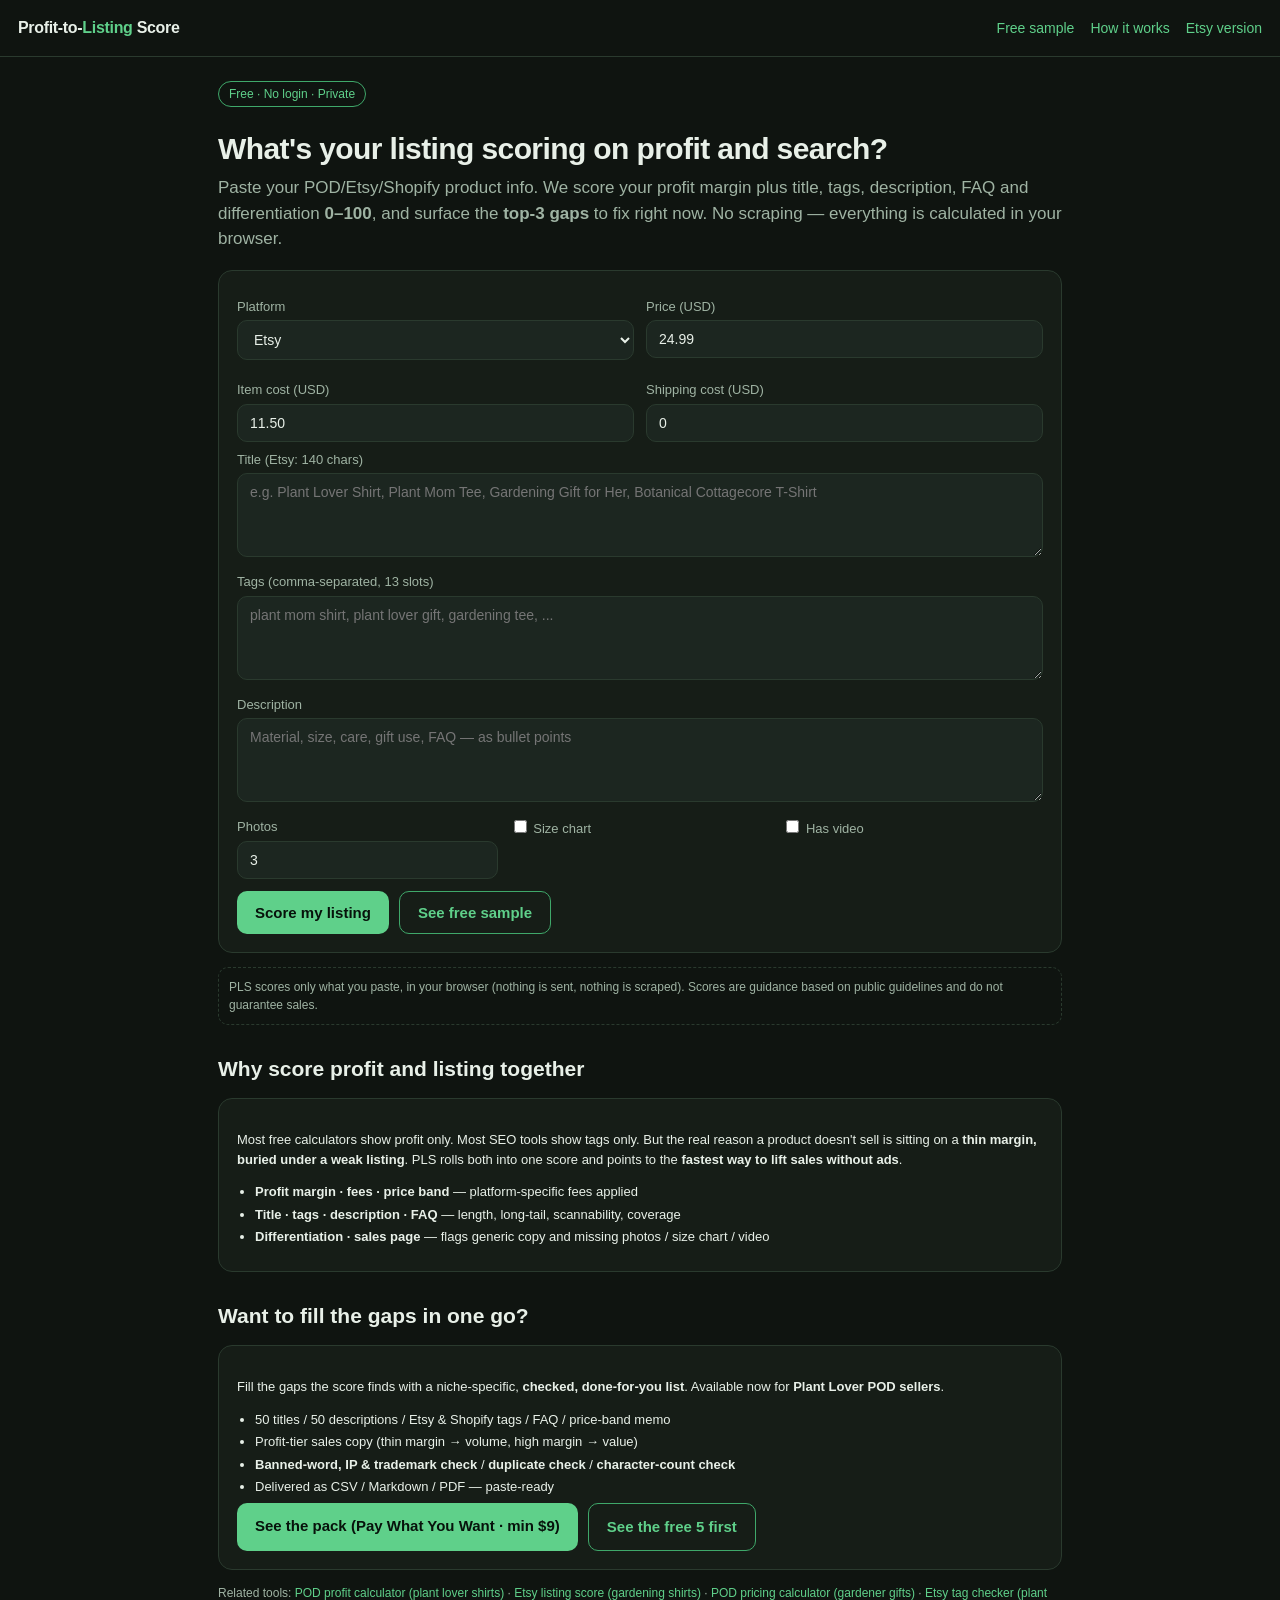
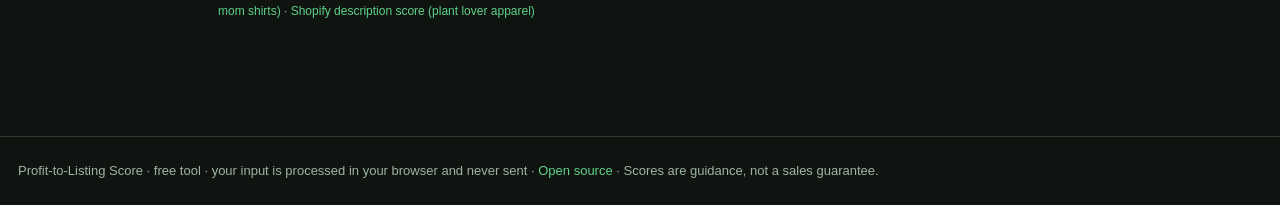
<file: index.html>
<!doctype html>
<html lang="en">
<head>
<meta charset="utf-8">
<meta name="viewport" content="width=device-width,initial-scale=1">
<title>Profit-to-Listing Score — Free POD Profit + Listing Scorer (Etsy & Shopify)</title>
<meta name="description" content="Free tool for POD/Etsy/Shopify sellers. Score your listing's profit margin plus title, tags, description, FAQ and differentiation 0–100, and see the top-3 gaps to fix. Nothing leaves your browser, no login.">
<link rel="canonical" href="https://plant-listing.ycdit.workers.dev/">
<meta property="og:title" content="Profit-to-Listing Score (PLS)">
<meta property="og:description" content="Score your listing's profit and SEO on one screen. Free, private, no login.">
<meta property="og:type" content="website">
<link rel="stylesheet" href="styles.css">
<script type="application/ld+json">
{"@context":"https://schema.org","@type":"WebApplication","name":"Profit-to-Listing Score","applicationCategory":"BusinessApplication","operatingSystem":"Web","offers":{"@type":"Offer","price":"0","priceCurrency":"USD"},"description":"Free profit + listing scoring tool for POD/Etsy/Shopify sellers."}
</script>
</head>
<body>
<header class="site">
  <div class="logo">Profit-to-<span>Listing</span> Score</div>
  <nav>
    <a href="sample.html">Free sample</a>
    <a href="#how">How it works</a>
    <a href="pages/etsy-listing-score-gardening-shirts.html">Etsy version</a>
  </nav>
</header>
<div class="wrap">
  <span class="badge">Free · No login · Private</span>
  <h1>What's your listing scoring on profit and search?</h1>
  <p class="lede">Paste your POD/Etsy/Shopify product info. We score your profit margin plus title, tags, description, FAQ and differentiation <b>0–100</b>, and surface the <b>top-3 gaps</b> to fix right now. No scraping — everything is calculated in your browser.</p>

  <div id="pls-app"
       data-keyword="plant lover apparel"
       data-platform="etsy"
       data-pack-url="https://ycdit.gumroad.com/l/yfrplc"
       data-sample-url="sample.html"></div>

  <h2 id="how">Why score profit and listing together</h2>
  <div class="card">
    <p class="small">Most free calculators show profit only. Most SEO tools show tags only. But the real reason a product doesn't sell is sitting on a <b>thin margin, buried under a weak listing</b>. PLS rolls both into one score and points to the <b>fastest way to lift sales without ads</b>.</p>
    <ul class="tight small">
      <li><b>Profit margin · fees · price band</b> — platform-specific fees applied</li>
      <li><b>Title · tags · description · FAQ</b> — length, long-tail, scannability, coverage</li>
      <li><b>Differentiation · sales page</b> — flags generic copy and missing photos / size chart / video</li>
    </ul>
  </div>

  <h2>Want to fill the gaps in one go?</h2>
  <div class="card">
    <p class="small">Fill the gaps the score finds with a niche-specific, <b>checked, done-for-you list</b>. Available now for <b>Plant Lover POD sellers</b>.</p>
    <ul class="tight small">
      <li>50 titles / 50 descriptions / Etsy &amp; Shopify tags / FAQ / price-band memo</li>
      <li>Profit-tier sales copy (thin margin → volume, high margin → value)</li>
      <li><b>Banned-word, IP &amp; trademark check</b> / <b>duplicate check</b> / <b>character-count check</b></li>
      <li>Delivered as CSV / Markdown / PDF — paste-ready</li>
    </ul>
    <div class="row"><a class="btn" href="https://ycdit.gumroad.com/l/yfrplc" onclick="window.plsAnalytics&&window.plsAnalytics('gumroad_click_home')">See the pack (Pay What You Want · min $9)</a>
      <a class="btn secondary" href="sample.html">See the free 5 first</a></div>
  </div>

  <p class="note">Related tools:
    <a href="pages/pod-profit-calculator-plant-lover-shirts.html">POD profit calculator (plant lover shirts)</a> ·
    <a href="pages/etsy-listing-score-gardening-shirts.html">Etsy listing score (gardening shirts)</a> ·
    <a href="pages/pod-pricing-calculator-gardener-gifts.html">POD pricing calculator (gardener gifts)</a> ·
    <a href="pages/etsy-tag-checker-plant-mom-shirts.html">Etsy tag checker (plant mom shirts)</a> ·
    <a href="pages/shopify-product-description-score-plant-lover-apparel.html">Shopify description score (plant lover apparel)</a>
  </p>
</div>
<footer class="site">
  Profit-to-Listing Score · free tool · your input is processed in your browser and never sent ·
  <a href="https://github.com/">Open source</a> · Scores are guidance, not a sales guarantee.
<!-- ANALYTICS (optional): uncomment next line and set YOURCODE. Events: tool_run / sample_click / gumroad_click_* -->
<!-- <script data-goatcounter="https://YOURCODE.goatcounter.com/count" async src="//gc.zgo.at/count.js"></script> -->
<script>window.plsAnalytics=function(n){ if(window.goatcounter&&window.goatcounter.count) window.goatcounter.count({path:'evt-'+n,event:true}); };</script>
<script src="tool.js"></script>
</footer>
</body>
</html>
</file>
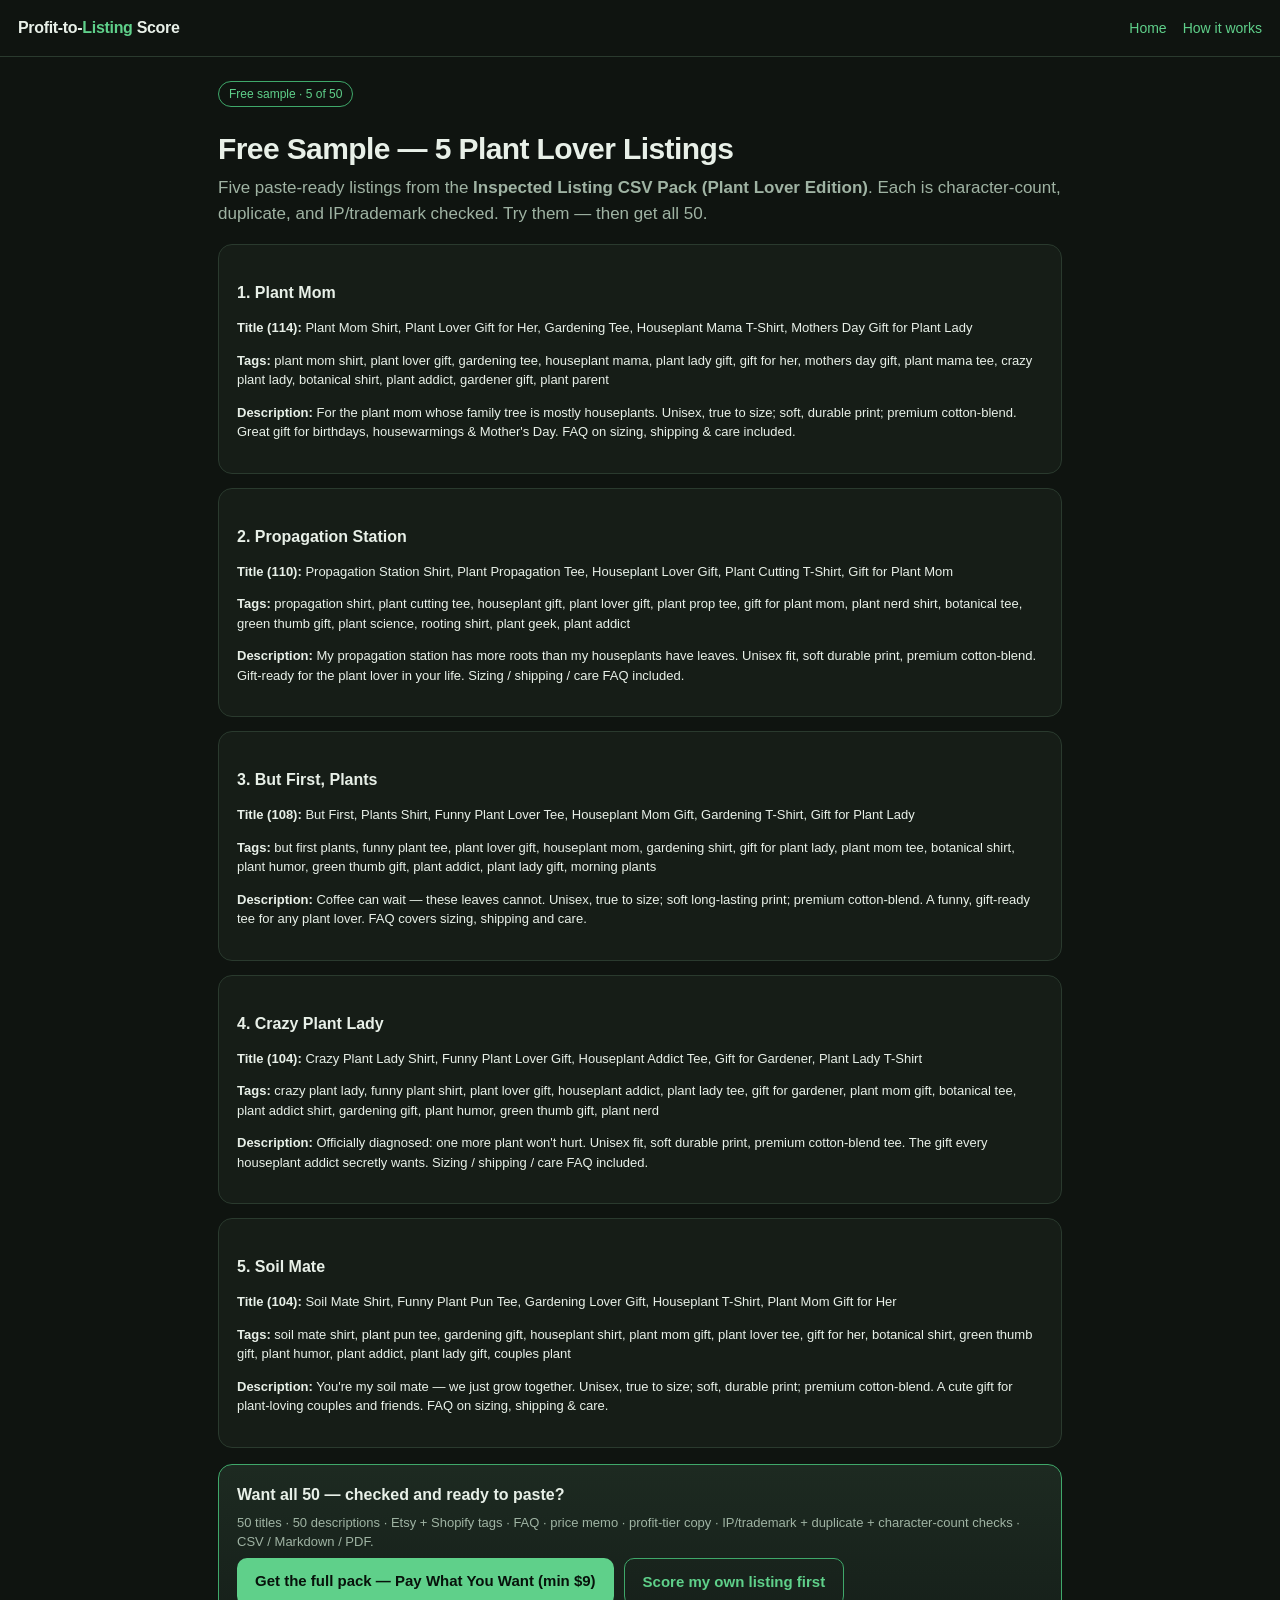
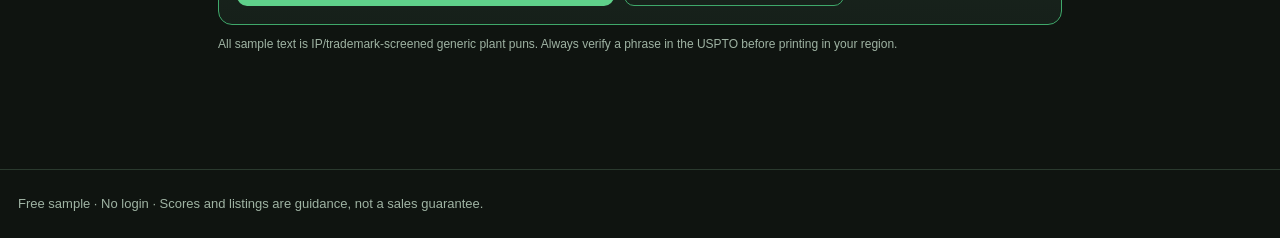
<file: sample.html>
<!doctype html>
<html lang="en">
<head>
<meta charset="utf-8">
<meta name="viewport" content="width=device-width,initial-scale=1">
<title>Free Sample: 5 Plant Lover Etsy Listings (Title, Tags, Description)</title>
<meta name="description" content="Free sample of 5 paste-ready plant-lover apparel Etsy listings — titles, 13 tags, and full descriptions. Try them, then get all 50 checked listings.">
<link rel="canonical" href="https://plant-listing.ycdit.workers.dev/sample.html">
<link rel="stylesheet" href="styles.css">
</head>
<body>
<header class="site"><div class="logo">Profit-to-<span>Listing</span> Score</div>
<nav><a href="index.html">Home</a><a href="index.html#how">How it works</a></nav></header>
<div class="wrap">
  <span class="badge">Free sample · 5 of 50</span>
  <h1>Free Sample — 5 Plant Lover Listings</h1>
  <p class="lede">Five paste-ready listings from the <b>Inspected Listing CSV Pack (Plant Lover Edition)</b>. Each is character-count, duplicate, and IP/trademark checked. Try them — then get all 50.</p>

  <div class="card"><h3>1. Plant Mom</h3>
    <p class="small"><b>Title (114):</b> Plant Mom Shirt, Plant Lover Gift for Her, Gardening Tee, Houseplant Mama T-Shirt, Mothers Day Gift for Plant Lady</p>
    <p class="small"><b>Tags:</b> plant mom shirt, plant lover gift, gardening tee, houseplant mama, plant lady gift, gift for her, mothers day gift, plant mama tee, crazy plant lady, botanical shirt, plant addict, gardener gift, plant parent</p>
    <p class="small"><b>Description:</b> For the plant mom whose family tree is mostly houseplants. Unisex, true to size; soft, durable print; premium cotton-blend. Great gift for birthdays, housewarmings & Mother's Day. FAQ on sizing, shipping & care included.</p></div>

  <div class="card"><h3>2. Propagation Station</h3>
    <p class="small"><b>Title (110):</b> Propagation Station Shirt, Plant Propagation Tee, Houseplant Lover Gift, Plant Cutting T-Shirt, Gift for Plant Mom</p>
    <p class="small"><b>Tags:</b> propagation shirt, plant cutting tee, houseplant gift, plant lover gift, plant prop tee, gift for plant mom, plant nerd shirt, botanical tee, green thumb gift, plant science, rooting shirt, plant geek, plant addict</p>
    <p class="small"><b>Description:</b> My propagation station has more roots than my houseplants have leaves. Unisex fit, soft durable print, premium cotton-blend. Gift-ready for the plant lover in your life. Sizing / shipping / care FAQ included.</p></div>

  <div class="card"><h3>3. But First, Plants</h3>
    <p class="small"><b>Title (108):</b> But First, Plants Shirt, Funny Plant Lover Tee, Houseplant Mom Gift, Gardening T-Shirt, Gift for Plant Lady</p>
    <p class="small"><b>Tags:</b> but first plants, funny plant tee, plant lover gift, houseplant mom, gardening shirt, gift for plant lady, plant mom tee, botanical shirt, plant humor, green thumb gift, plant addict, plant lady gift, morning plants</p>
    <p class="small"><b>Description:</b> Coffee can wait — these leaves cannot. Unisex, true to size; soft long-lasting print; premium cotton-blend. A funny, gift-ready tee for any plant lover. FAQ covers sizing, shipping and care.</p></div>

  <div class="card"><h3>4. Crazy Plant Lady</h3>
    <p class="small"><b>Title (104):</b> Crazy Plant Lady Shirt, Funny Plant Lover Gift, Houseplant Addict Tee, Gift for Gardener, Plant Lady T-Shirt</p>
    <p class="small"><b>Tags:</b> crazy plant lady, funny plant shirt, plant lover gift, houseplant addict, plant lady tee, gift for gardener, plant mom gift, botanical tee, plant addict shirt, gardening gift, plant humor, green thumb gift, plant nerd</p>
    <p class="small"><b>Description:</b> Officially diagnosed: one more plant won't hurt. Unisex fit, soft durable print, premium cotton-blend tee. The gift every houseplant addict secretly wants. Sizing / shipping / care FAQ included.</p></div>

  <div class="card"><h3>5. Soil Mate</h3>
    <p class="small"><b>Title (104):</b> Soil Mate Shirt, Funny Plant Pun Tee, Gardening Lover Gift, Houseplant T-Shirt, Plant Mom Gift for Her</p>
    <p class="small"><b>Tags:</b> soil mate shirt, plant pun tee, gardening gift, houseplant shirt, plant mom gift, plant lover tee, gift for her, botanical shirt, green thumb gift, plant humor, plant addict, plant lady gift, couples plant</p>
    <p class="small"><b>Description:</b> You're my soil mate — we just grow together. Unisex, true to size; soft, durable print; premium cotton-blend. A cute gift for plant-loving couples and friends. FAQ on sizing, shipping & care.</p></div>

  <div class="cta">
    <b>Want all 50 — checked and ready to paste?</b>
    <p class="small muted" style="margin:6px 0">50 titles · 50 descriptions · Etsy + Shopify tags · FAQ · price memo · profit-tier copy · IP/trademark + duplicate + character-count checks · CSV / Markdown / PDF.</p>
    <div class="row"><a class="btn" href="https://ycdit.gumroad.com/l/yfrplc" onclick="window.plsAnalytics&&window.plsAnalytics('gumroad_click_sample')">Get the full pack — Pay What You Want (min $9)</a>
    <a class="btn secondary" href="index.html">Score my own listing first</a></div>
  </div>
  <p class="note">All sample text is IP/trademark-screened generic plant puns. Always verify a phrase in the USPTO before printing in your region.</p>
</div>
<footer class="site">Free sample · No login · Scores and listings are guidance, not a sales guarantee.
<!-- ANALYTICS (optional): uncomment next line and set YOURCODE. Events: tool_run / sample_click / gumroad_click_* -->
<!-- <script data-goatcounter="https://YOURCODE.goatcounter.com/count" async src="//gc.zgo.at/count.js"></script> -->
<script>window.plsAnalytics=function(n){if(window.goatcounter&&window.goatcounter.count)window.goatcounter.count({path:'evt-'+n,event:true});};</script>
</footer>
</body>
</html>
</file>
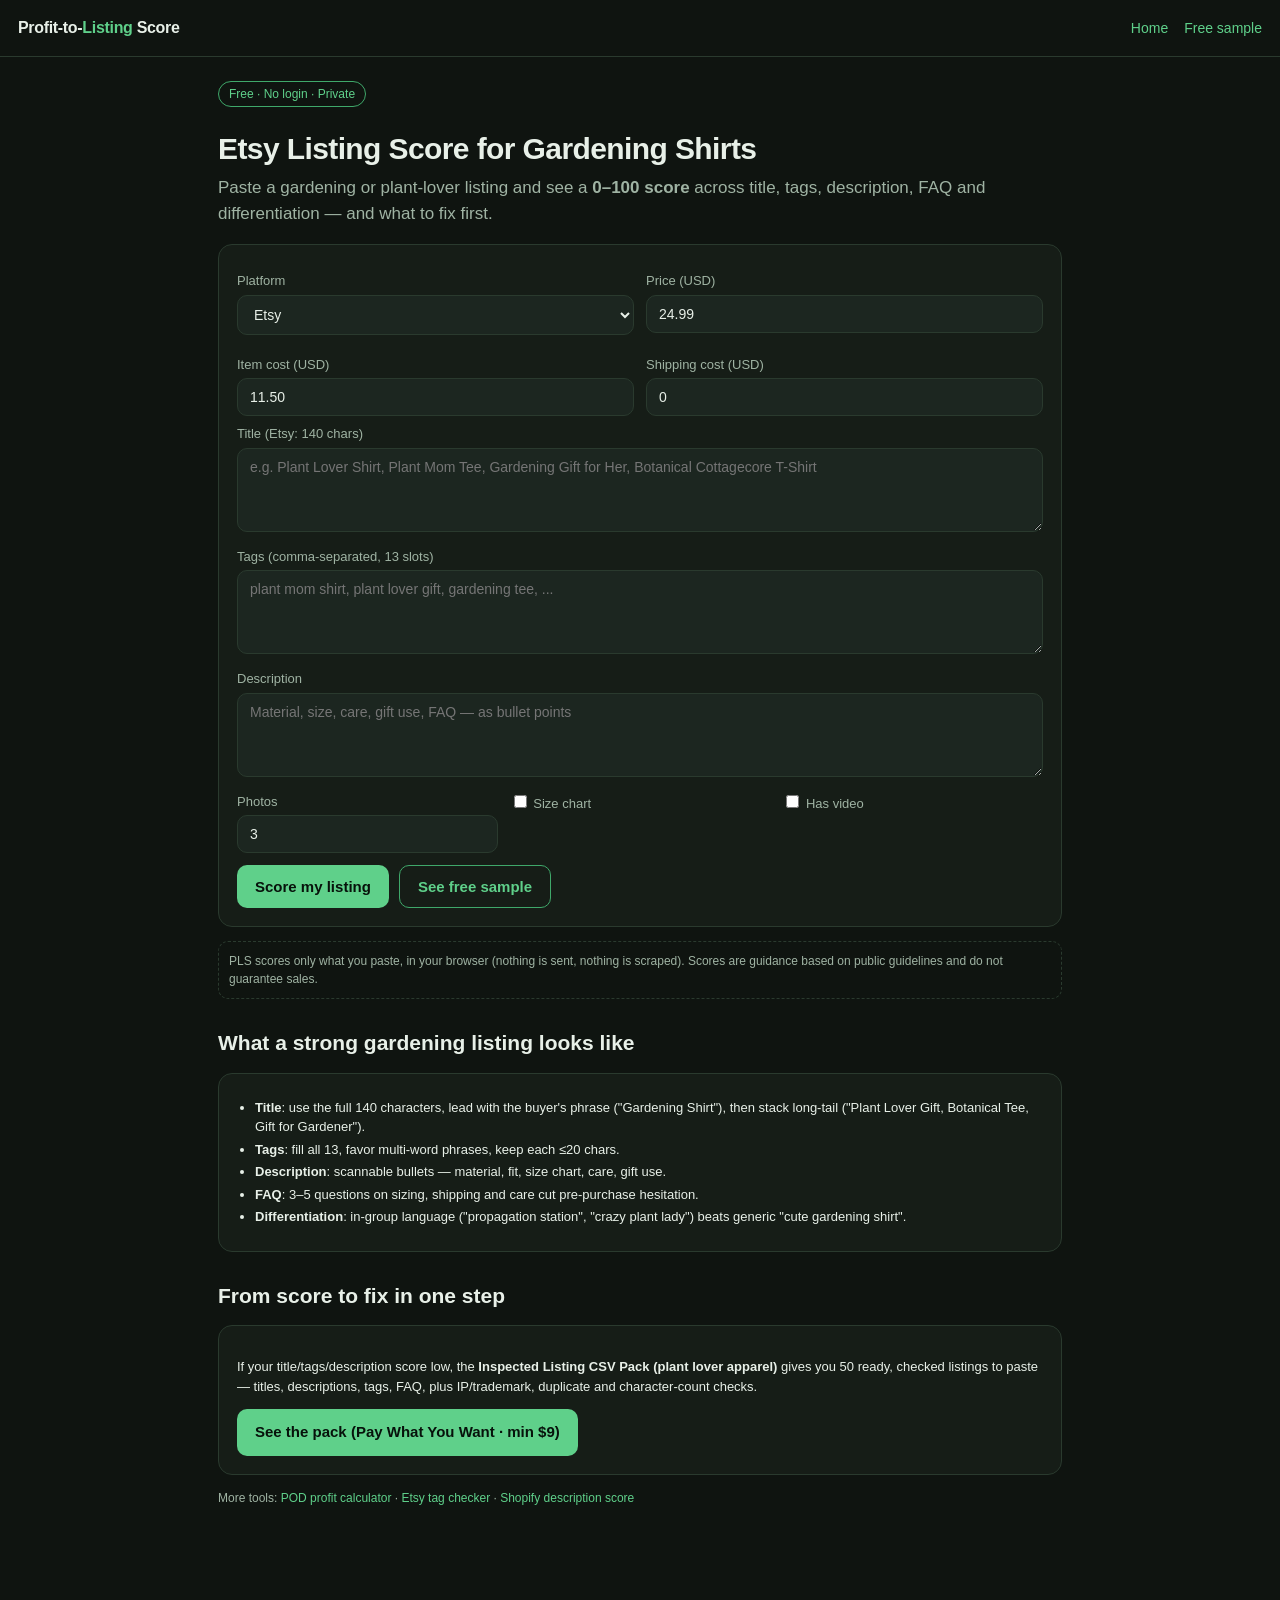
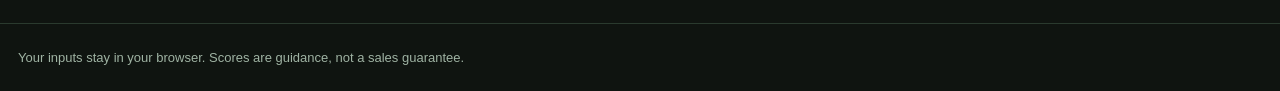
<file: pages/etsy-listing-score-gardening-shirts.html>
<!doctype html>
<html lang="en">
<head>
<meta charset="utf-8">
<meta name="viewport" content="width=device-width,initial-scale=1">
<title>Etsy Listing Score for Gardening Shirts (Free Title, Tag & Description Check)</title>
<meta name="description" content="Paste your gardening / plant lover Etsy listing and get a 0–100 score for title, tags, description, FAQ and differentiation — plus your true profit. Free, no login, private.">
<link rel="canonical" href="https://plant-listing.ycdit.workers.dev/pages/etsy-listing-score-gardening-shirts.html">
<link rel="stylesheet" href="../styles.css">
</head>
<body>
<header class="site"><div class="logo">Profit-to-<span>Listing</span> Score</div>
<nav><a href="../index.html">Home</a><a href="../sample.html">Free sample</a></nav></header>
<div class="wrap">
  <span class="badge">Free · No login · Private</span>
  <h1>Etsy Listing Score for Gardening Shirts</h1>
  <p class="lede">Paste a gardening or plant-lover listing and see a <b>0–100 score</b> across title, tags, description, FAQ and differentiation — and what to fix first.</p>

  <div id="pls-app" data-keyword="gardening shirts" data-platform="etsy"
       data-pack-url="https://ycdit.gumroad.com/l/yfrplc" data-sample-url="../sample.html"></div>

  <h2>What a strong gardening listing looks like</h2>
  <div class="card"><ul class="tight small">
    <li><b>Title</b>: use the full 140 characters, lead with the buyer's phrase ("Gardening Shirt"), then stack long-tail ("Plant Lover Gift, Botanical Tee, Gift for Gardener").</li>
    <li><b>Tags</b>: fill all 13, favor multi-word phrases, keep each ≤20 chars.</li>
    <li><b>Description</b>: scannable bullets — material, fit, size chart, care, gift use.</li>
    <li><b>FAQ</b>: 3–5 questions on sizing, shipping and care cut pre-purchase hesitation.</li>
    <li><b>Differentiation</b>: in-group language ("propagation station", "crazy plant lady") beats generic "cute gardening shirt".</li>
  </ul></div>

  <h2>From score to fix in one step</h2>
  <div class="card"><p class="small">If your title/tags/description score low, the <b>Inspected Listing CSV Pack (plant lover apparel)</b> gives you 50 ready, checked listings to paste — titles, descriptions, tags, FAQ, plus IP/trademark, duplicate and character-count checks.</p>
  <a class="btn" href="https://ycdit.gumroad.com/l/yfrplc">See the pack (Pay What You Want · min $9)</a></div>

  <p class="note">More tools: <a href="pod-profit-calculator-plant-lover-shirts.html">POD profit calculator</a> · <a href="etsy-tag-checker-plant-mom-shirts.html">Etsy tag checker</a> · <a href="shopify-product-description-score-plant-lover-apparel.html">Shopify description score</a></p>
</div>
<footer class="site">Your inputs stay in your browser. Scores are guidance, not a sales guarantee.
<!-- ANALYTICS (optional): uncomment next line and set YOURCODE. Events: tool_run / sample_click / gumroad_click_* -->
<!-- <script data-goatcounter="https://YOURCODE.goatcounter.com/count" async src="//gc.zgo.at/count.js"></script> -->
<script>window.plsAnalytics=function(n){if(window.goatcounter&&window.goatcounter.count)window.goatcounter.count({path:'evt-'+n,event:true});};</script>
<script src="../tool.js"></script></footer>
</body>
</html>
</file>
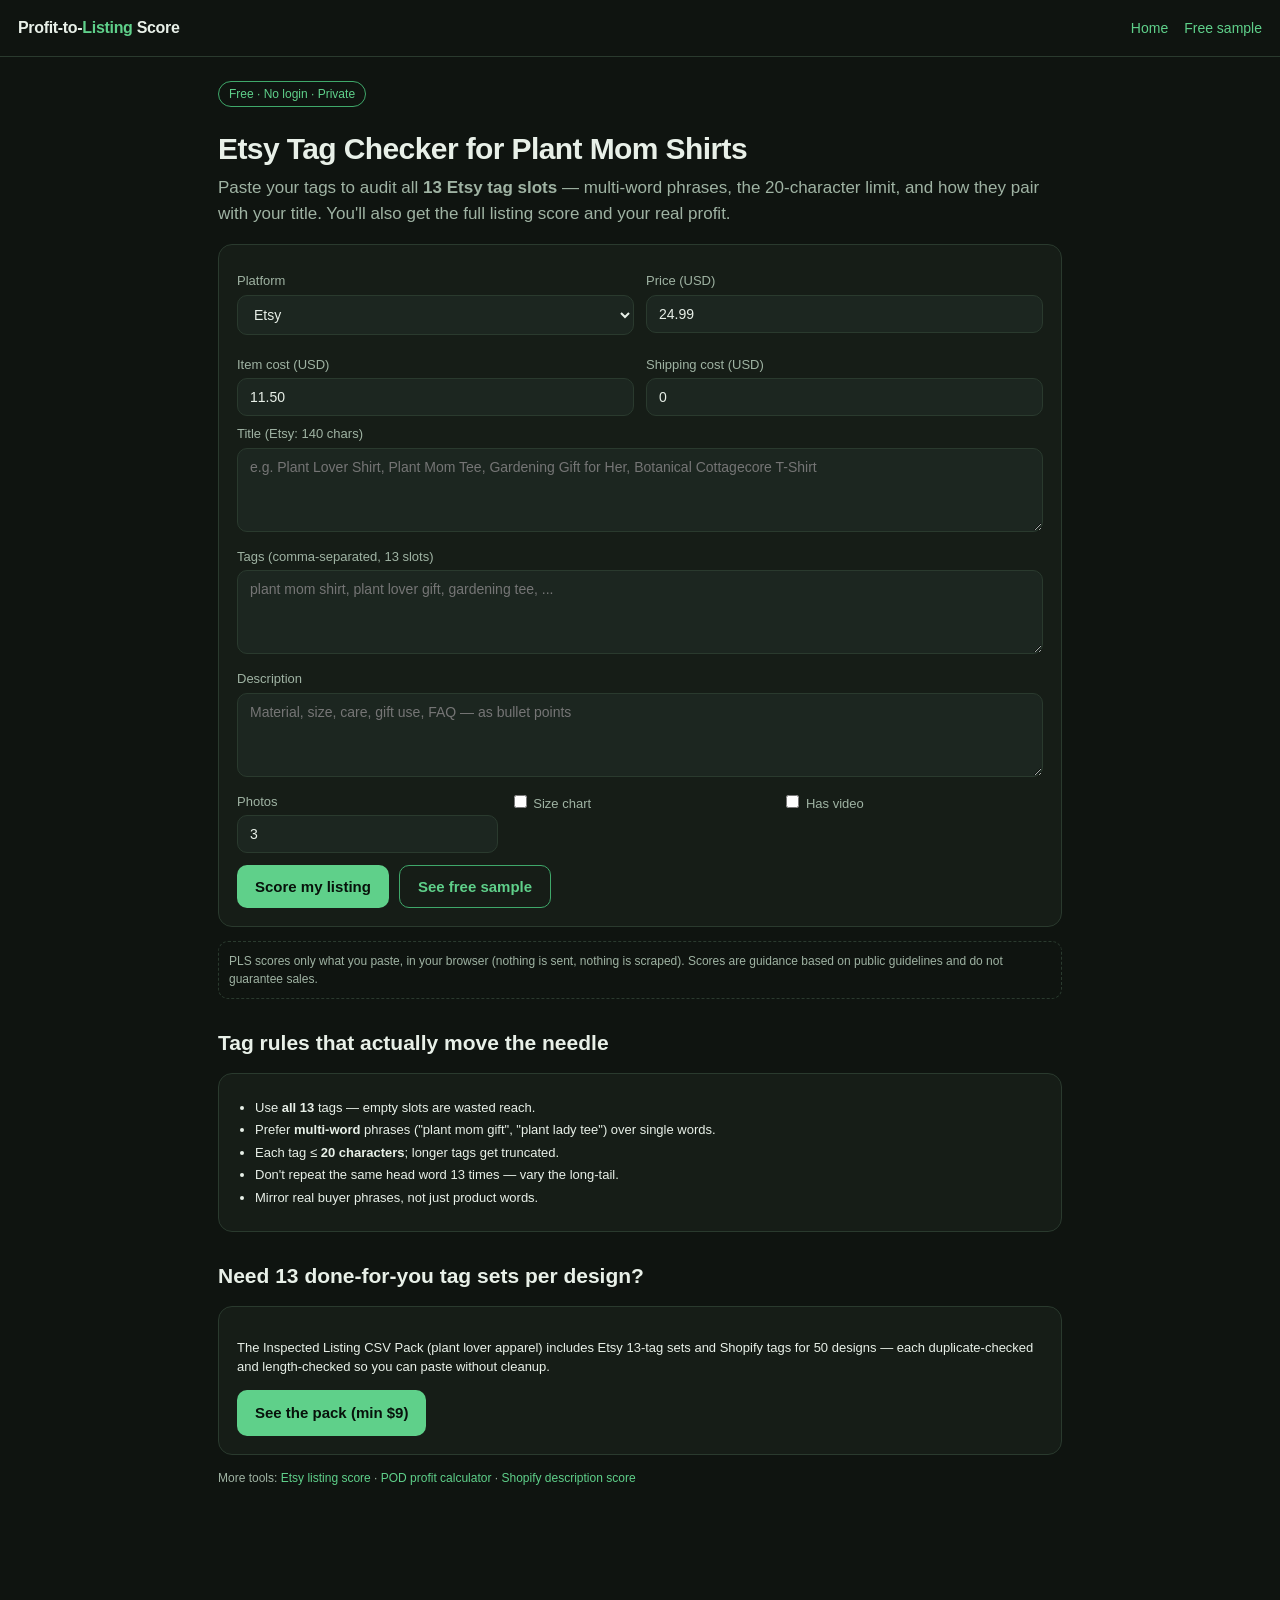
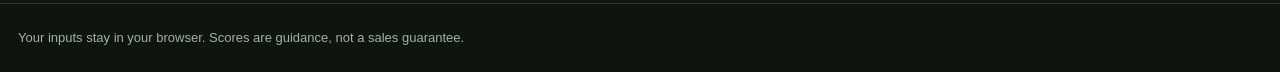
<file: pages/etsy-tag-checker-plant-mom-shirts.html>
<!doctype html>
<html lang="en">
<head>
<meta charset="utf-8">
<meta name="viewport" content="width=device-width,initial-scale=1">
<title>Etsy Tag Checker for Plant Mom Shirts (Free 13-Tag Audit)</title>
<meta name="description" content="Free Etsy tag checker for plant mom / plant lover shirts. Audits all 13 tag slots, multi-word usage and the 20-character limit, plus your full listing score and profit. Private, no login.">
<link rel="canonical" href="https://plant-listing.ycdit.workers.dev/pages/etsy-tag-checker-plant-mom-shirts.html">
<link rel="stylesheet" href="../styles.css">
</head>
<body>
<header class="site"><div class="logo">Profit-to-<span>Listing</span> Score</div>
<nav><a href="../index.html">Home</a><a href="../sample.html">Free sample</a></nav></header>
<div class="wrap">
  <span class="badge">Free · No login · Private</span>
  <h1>Etsy Tag Checker for Plant Mom Shirts</h1>
  <p class="lede">Paste your tags to audit all <b>13 Etsy tag slots</b> — multi-word phrases, the 20-character limit, and how they pair with your title. You'll also get the full listing score and your real profit.</p>

  <div id="pls-app" data-keyword="plant mom shirts" data-platform="etsy"
       data-pack-url="https://ycdit.gumroad.com/l/yfrplc" data-sample-url="../sample.html"></div>

  <h2>Tag rules that actually move the needle</h2>
  <div class="card"><ul class="tight small">
    <li>Use <b>all 13</b> tags — empty slots are wasted reach.</li>
    <li>Prefer <b>multi-word</b> phrases ("plant mom gift", "plant lady tee") over single words.</li>
    <li>Each tag ≤ <b>20 characters</b>; longer tags get truncated.</li>
    <li>Don't repeat the same head word 13 times — vary the long-tail.</li>
    <li>Mirror real buyer phrases, not just product words.</li>
  </ul></div>

  <h2>Need 13 done-for-you tag sets per design?</h2>
  <div class="card"><p class="small">The Inspected Listing CSV Pack (plant lover apparel) includes Etsy 13-tag sets and Shopify tags for 50 designs — each duplicate-checked and length-checked so you can paste without cleanup.</p>
  <a class="btn" href="https://ycdit.gumroad.com/l/yfrplc">See the pack (min $9)</a></div>

  <p class="note">More tools: <a href="etsy-listing-score-gardening-shirts.html">Etsy listing score</a> · <a href="pod-profit-calculator-plant-lover-shirts.html">POD profit calculator</a> · <a href="shopify-product-description-score-plant-lover-apparel.html">Shopify description score</a></p>
</div>
<footer class="site">Your inputs stay in your browser. Scores are guidance, not a sales guarantee.
<!-- ANALYTICS (optional): uncomment next line and set YOURCODE. Events: tool_run / sample_click / gumroad_click_* -->
<!-- <script data-goatcounter="https://YOURCODE.goatcounter.com/count" async src="//gc.zgo.at/count.js"></script> -->
<script>window.plsAnalytics=function(n){if(window.goatcounter&&window.goatcounter.count)window.goatcounter.count({path:'evt-'+n,event:true});};</script>
<script src="../tool.js"></script></footer>
</body>
</html>
</file>
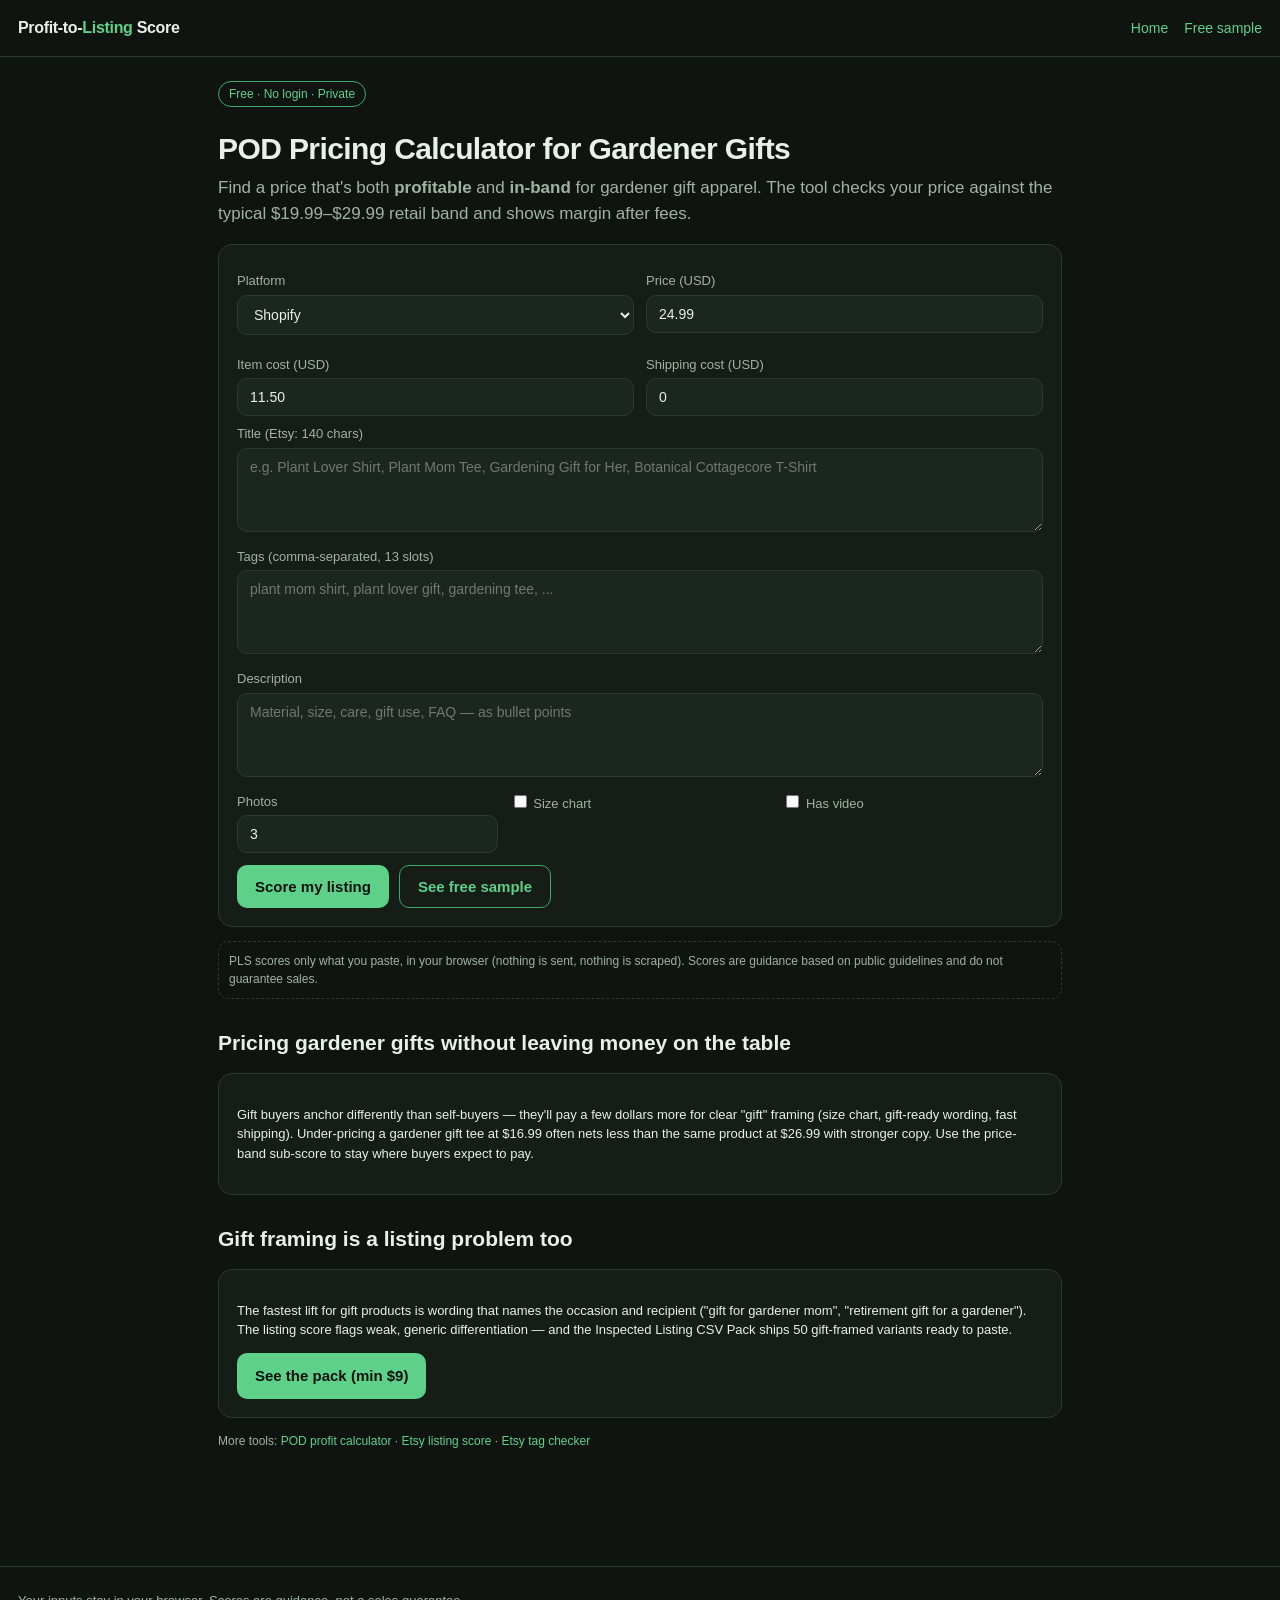
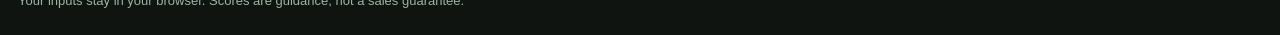
<file: pages/pod-pricing-calculator-gardener-gifts.html>
<!doctype html>
<html lang="en">
<head>
<meta charset="utf-8">
<meta name="viewport" content="width=device-width,initial-scale=1">
<title>POD Pricing Calculator for Gardener Gifts (Free, Etsy & Shopify Fees)</title>
<meta name="description" content="Price gardener gift apparel for profit. Free POD pricing calculator with Etsy & Shopify fees and a niche price-band check, plus a listing score. No login, private.">
<link rel="canonical" href="https://plant-listing.ycdit.workers.dev/pages/pod-pricing-calculator-gardener-gifts.html">
<link rel="stylesheet" href="../styles.css">
</head>
<body>
<header class="site"><div class="logo">Profit-to-<span>Listing</span> Score</div>
<nav><a href="../index.html">Home</a><a href="../sample.html">Free sample</a></nav></header>
<div class="wrap">
  <span class="badge">Free · No login · Private</span>
  <h1>POD Pricing Calculator for Gardener Gifts</h1>
  <p class="lede">Find a price that's both <b>profitable</b> and <b>in-band</b> for gardener gift apparel. The tool checks your price against the typical $19.99–$29.99 retail band and shows margin after fees.</p>

  <div id="pls-app" data-keyword="gardener gifts" data-platform="shopify"
       data-pack-url="https://ycdit.gumroad.com/l/yfrplc" data-sample-url="../sample.html"></div>

  <h2>Pricing gardener gifts without leaving money on the table</h2>
  <div class="card"><p class="small">Gift buyers anchor differently than self-buyers — they'll pay a few dollars more for clear "gift" framing (size chart, gift-ready wording, fast shipping). Under-pricing a gardener gift tee at $16.99 often nets less than the same product at $26.99 with stronger copy. Use the price-band sub-score to stay where buyers expect to pay.</p></div>

  <h2>Gift framing is a listing problem too</h2>
  <div class="card"><p class="small">The fastest lift for gift products is wording that names the occasion and recipient ("gift for gardener mom", "retirement gift for a gardener"). The listing score flags weak, generic differentiation — and the Inspected Listing CSV Pack ships 50 gift-framed variants ready to paste.</p>
  <a class="btn" href="https://ycdit.gumroad.com/l/yfrplc">See the pack (min $9)</a></div>

  <p class="note">More tools: <a href="pod-profit-calculator-plant-lover-shirts.html">POD profit calculator</a> · <a href="etsy-listing-score-gardening-shirts.html">Etsy listing score</a> · <a href="etsy-tag-checker-plant-mom-shirts.html">Etsy tag checker</a></p>
</div>
<footer class="site">Your inputs stay in your browser. Scores are guidance, not a sales guarantee.
<!-- ANALYTICS (optional): uncomment next line and set YOURCODE. Events: tool_run / sample_click / gumroad_click_* -->
<!-- <script data-goatcounter="https://YOURCODE.goatcounter.com/count" async src="//gc.zgo.at/count.js"></script> -->
<script>window.plsAnalytics=function(n){if(window.goatcounter&&window.goatcounter.count)window.goatcounter.count({path:'evt-'+n,event:true});};</script>
<script src="../tool.js"></script></footer>
</body>
</html>
</file>
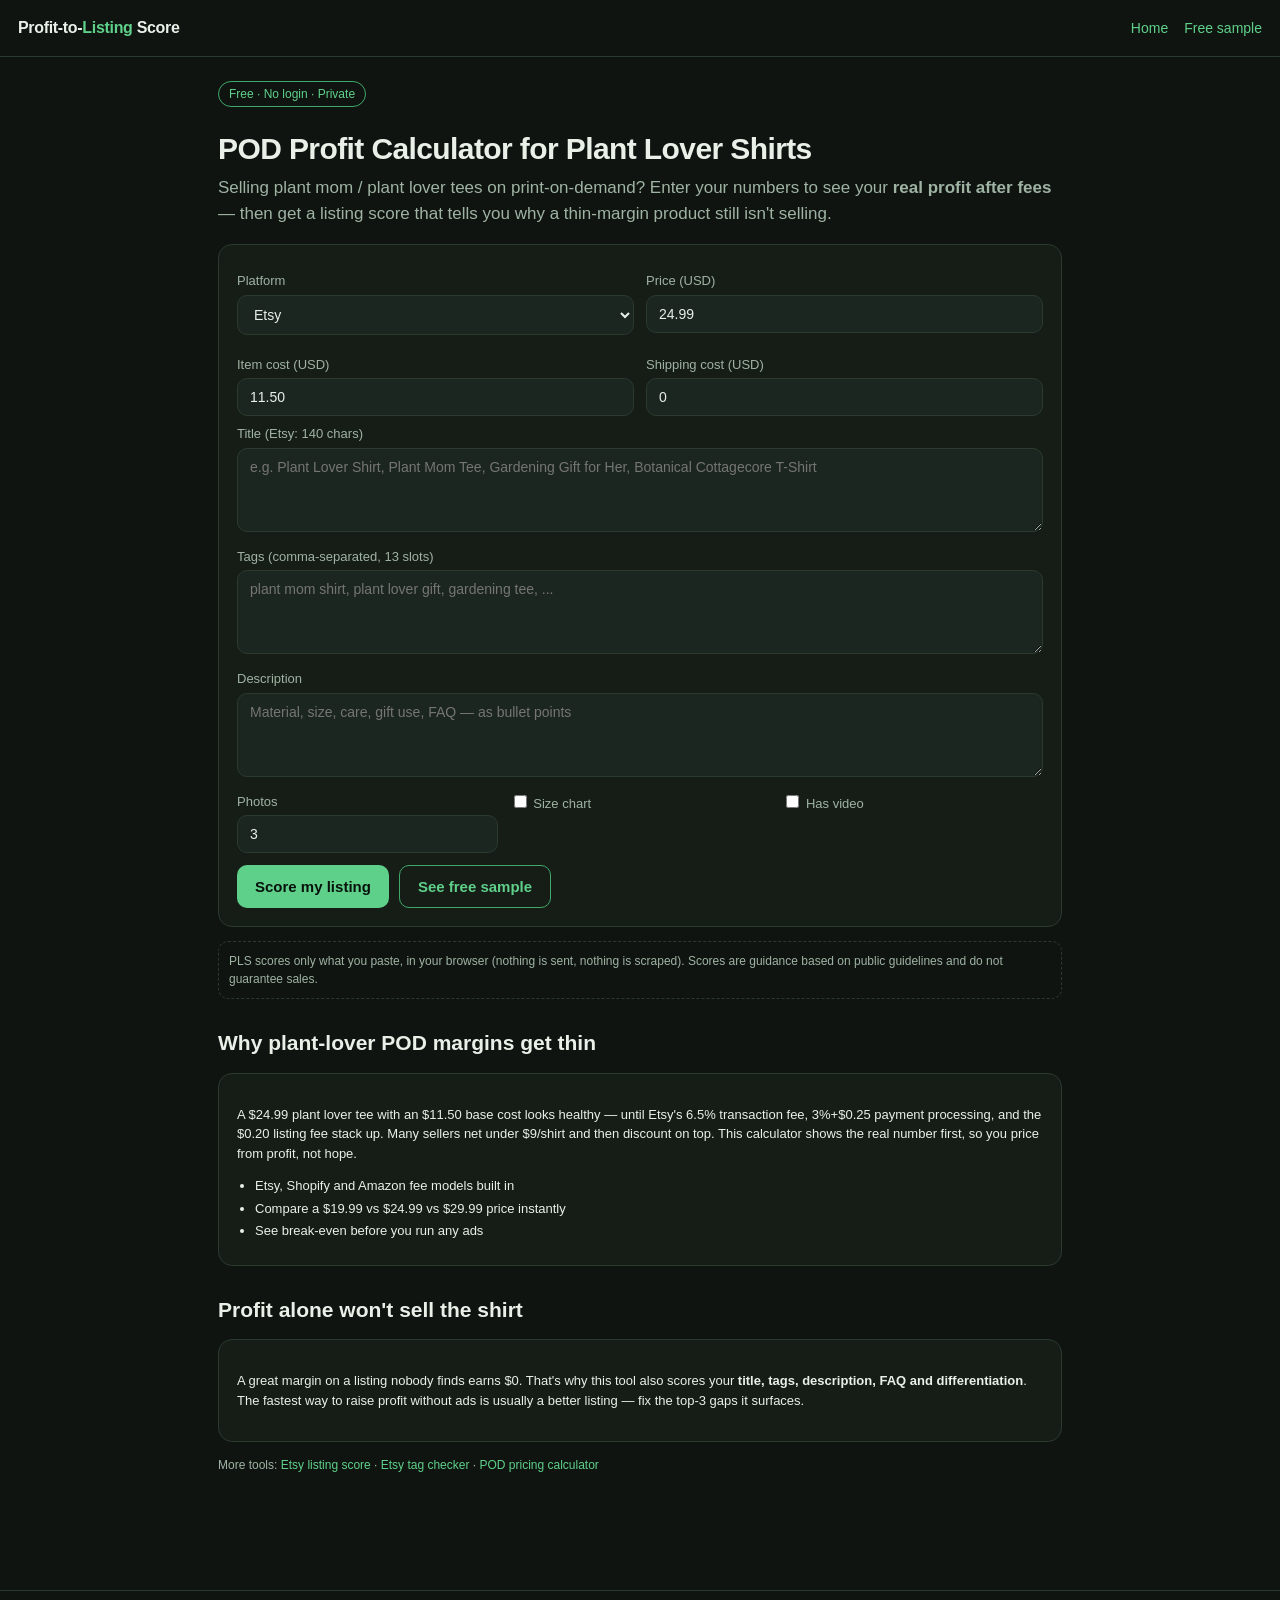
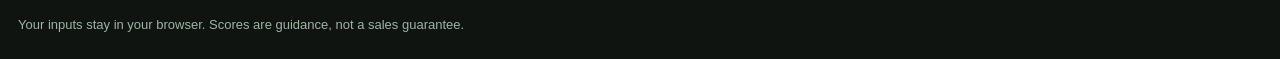
<file: pages/pod-profit-calculator-plant-lover-shirts.html>
<!doctype html>
<html lang="en">
<head>
<meta charset="utf-8">
<meta name="viewport" content="width=device-width,initial-scale=1">
<title>POD Profit Calculator for Plant Lover Shirts (Free, Etsy & Shopify)</title>
<meta name="description" content="Free print-on-demand profit calculator for plant lover / plant mom shirts. See true margin after Etsy & Shopify fees, plus a listing score that shows what to fix. No login, nothing leaves your browser.">
<link rel="canonical" href="https://plant-listing.ycdit.workers.dev/pages/pod-profit-calculator-plant-lover-shirts.html">
<link rel="stylesheet" href="../styles.css">
</head>
<body>
<header class="site"><div class="logo">Profit-to-<span>Listing</span> Score</div>
<nav><a href="../index.html">Home</a><a href="../sample.html">Free sample</a></nav></header>
<div class="wrap">
  <span class="badge">Free · No login · Private</span>
  <h1>POD Profit Calculator for Plant Lover Shirts</h1>
  <p class="lede">Selling plant mom / plant lover tees on print-on-demand? Enter your numbers to see your <b>real profit after fees</b> — then get a listing score that tells you why a thin-margin product still isn't selling.</p>

  <div id="pls-app" data-keyword="plant lover shirts" data-platform="etsy"
       data-pack-url="https://ycdit.gumroad.com/l/yfrplc" data-sample-url="../sample.html"></div>

  <h2>Why plant-lover POD margins get thin</h2>
  <div class="card"><p class="small">A $24.99 plant lover tee with an $11.50 base cost looks healthy — until Etsy's 6.5% transaction fee, 3%+$0.25 payment processing, and the $0.20 listing fee stack up. Many sellers net under $9/shirt and then discount on top. This calculator shows the real number first, so you price from profit, not hope.</p>
  <ul class="tight small"><li>Etsy, Shopify and Amazon fee models built in</li><li>Compare a $19.99 vs $24.99 vs $29.99 price instantly</li><li>See break-even before you run any ads</li></ul></div>

  <h2>Profit alone won't sell the shirt</h2>
  <div class="card"><p class="small">A great margin on a listing nobody finds earns $0. That's why this tool also scores your <b>title, tags, description, FAQ and differentiation</b>. The fastest way to raise profit without ads is usually a better listing — fix the top-3 gaps it surfaces.</p></div>

  <p class="note">More tools: <a href="etsy-listing-score-gardening-shirts.html">Etsy listing score</a> · <a href="etsy-tag-checker-plant-mom-shirts.html">Etsy tag checker</a> · <a href="pod-pricing-calculator-gardener-gifts.html">POD pricing calculator</a></p>
</div>
<footer class="site">Your inputs stay in your browser. Scores are guidance, not a sales guarantee.
<!-- ANALYTICS (optional): uncomment next line and set YOURCODE. Events: tool_run / sample_click / gumroad_click_* -->
<!-- <script data-goatcounter="https://YOURCODE.goatcounter.com/count" async src="//gc.zgo.at/count.js"></script> -->
<script>window.plsAnalytics=function(n){if(window.goatcounter&&window.goatcounter.count)window.goatcounter.count({path:'evt-'+n,event:true});};</script>
<script src="../tool.js"></script></footer>
</body>
</html>
</file>
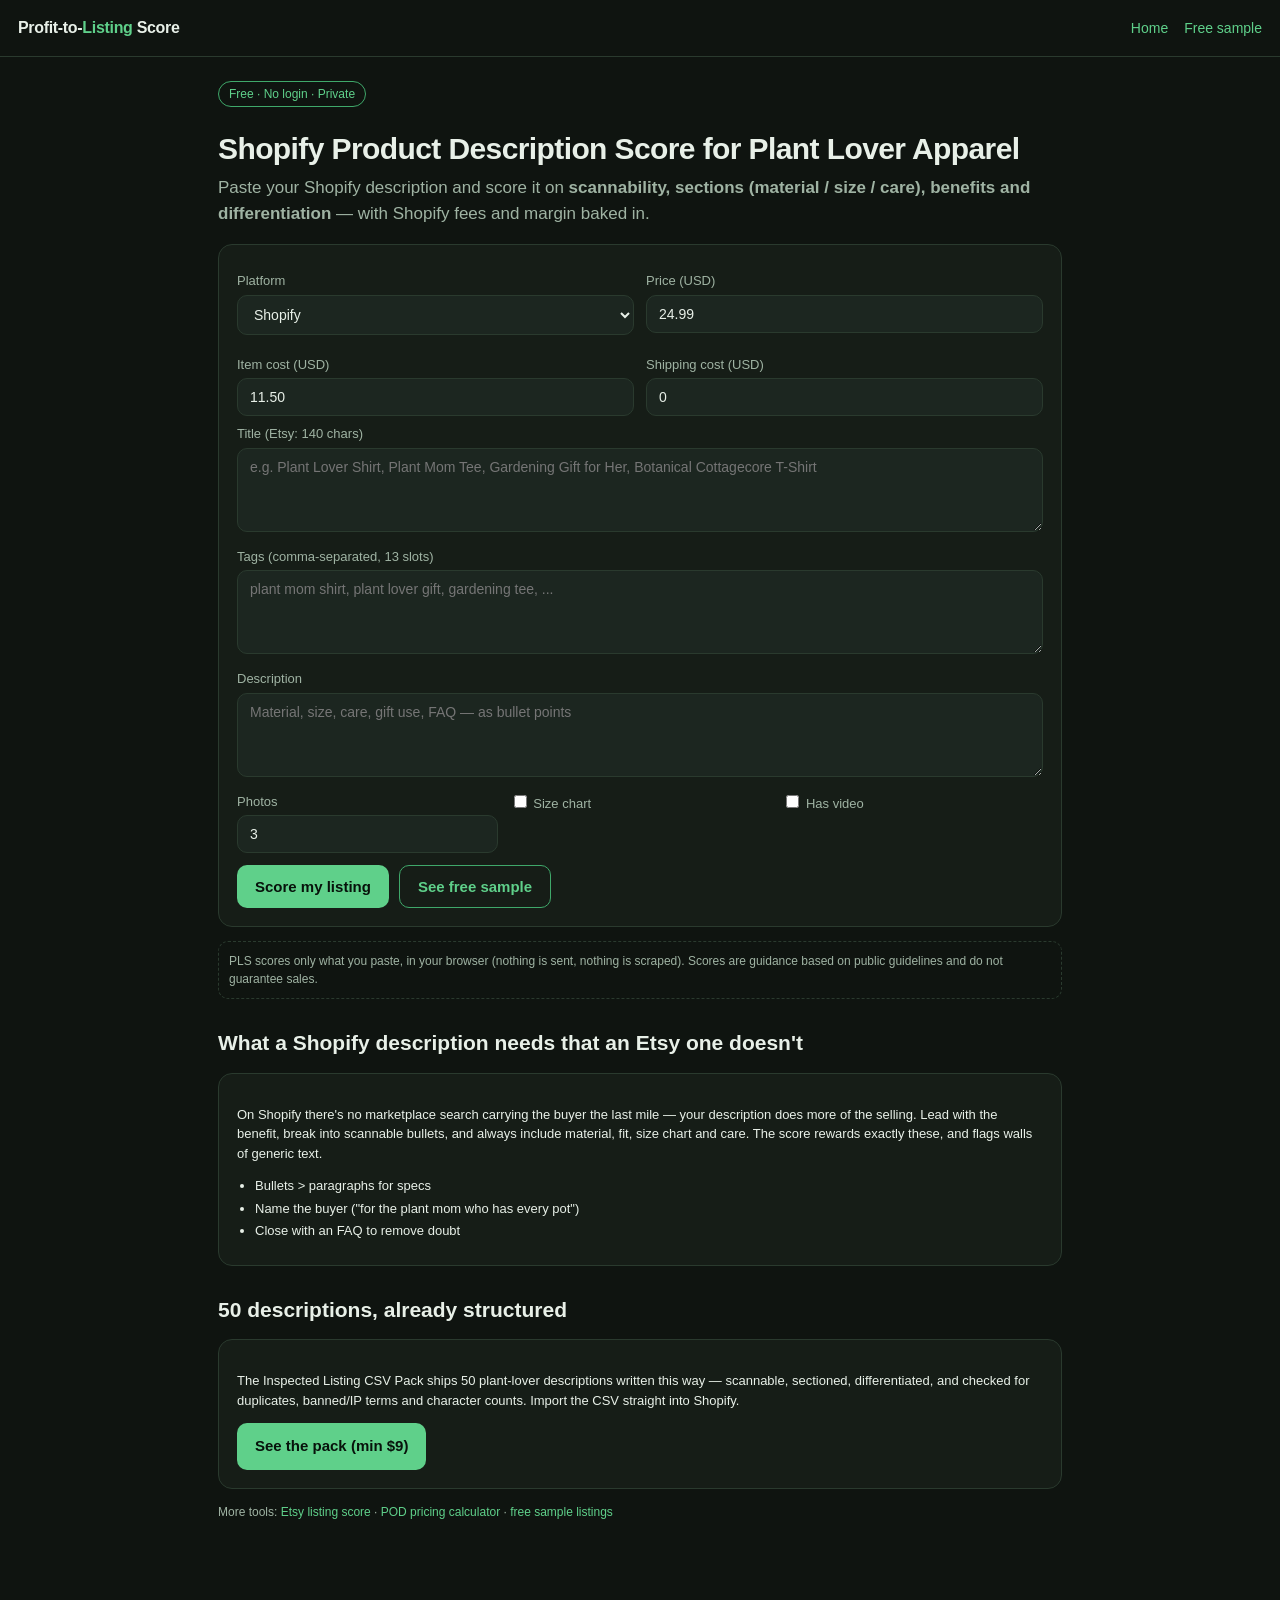
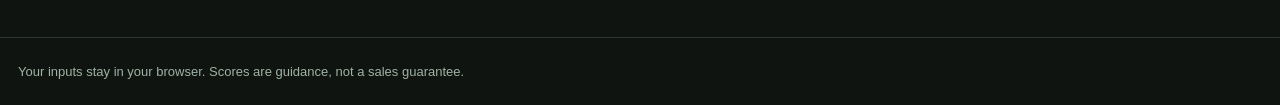
<file: pages/shopify-product-description-score-plant-lover-apparel.html>
<!doctype html>
<html lang="en">
<head>
<meta charset="utf-8">
<meta name="viewport" content="width=device-width,initial-scale=1">
<title>Shopify Product Description Score for Plant Lover Apparel (Free)</title>
<meta name="description" content="Score your Shopify product description for plant lover apparel: scannability, materials/size/care sections, benefits and differentiation — with Shopify fees and profit. Free, private, no login.">
<link rel="canonical" href="https://plant-listing.ycdit.workers.dev/pages/shopify-product-description-score-plant-lover-apparel.html">
<link rel="stylesheet" href="../styles.css">
</head>
<body>
<header class="site"><div class="logo">Profit-to-<span>Listing</span> Score</div>
<nav><a href="../index.html">Home</a><a href="../sample.html">Free sample</a></nav></header>
<div class="wrap">
  <span class="badge">Free · No login · Private</span>
  <h1>Shopify Product Description Score for Plant Lover Apparel</h1>
  <p class="lede">Paste your Shopify description and score it on <b>scannability, sections (material / size / care), benefits and differentiation</b> — with Shopify fees and margin baked in.</p>

  <div id="pls-app" data-keyword="plant lover apparel" data-platform="shopify"
       data-pack-url="https://ycdit.gumroad.com/l/yfrplc" data-sample-url="../sample.html"></div>

  <h2>What a Shopify description needs that an Etsy one doesn't</h2>
  <div class="card"><p class="small">On Shopify there's no marketplace search carrying the buyer the last mile — your description does more of the selling. Lead with the benefit, break into scannable bullets, and always include material, fit, size chart and care. The score rewards exactly these, and flags walls of generic text.</p>
  <ul class="tight small"><li>Bullets &gt; paragraphs for specs</li><li>Name the buyer ("for the plant mom who has every pot")</li><li>Close with an FAQ to remove doubt</li></ul></div>

  <h2>50 descriptions, already structured</h2>
  <div class="card"><p class="small">The Inspected Listing CSV Pack ships 50 plant-lover descriptions written this way — scannable, sectioned, differentiated, and checked for duplicates, banned/IP terms and character counts. Import the CSV straight into Shopify.</p>
  <a class="btn" href="https://ycdit.gumroad.com/l/yfrplc">See the pack (min $9)</a></div>

  <p class="note">More tools: <a href="etsy-listing-score-gardening-shirts.html">Etsy listing score</a> · <a href="pod-pricing-calculator-gardener-gifts.html">POD pricing calculator</a> · <a href="../sample.html">free sample listings</a></p>
</div>
<footer class="site">Your inputs stay in your browser. Scores are guidance, not a sales guarantee.
<!-- ANALYTICS (optional): uncomment next line and set YOURCODE. Events: tool_run / sample_click / gumroad_click_* -->
<!-- <script data-goatcounter="https://YOURCODE.goatcounter.com/count" async src="//gc.zgo.at/count.js"></script> -->
<script>window.plsAnalytics=function(n){if(window.goatcounter&&window.goatcounter.count)window.goatcounter.count({path:'evt-'+n,event:true});};</script>
<script src="../tool.js"></script></footer>
</body>
</html>
</file>
<file: styles.css>
/* Profit-to-Listing Score (PLS) — single stylesheet, no external deps ($0, fast load). */
:root{
  --bg:#0f1410; --panel:#161d17; --panel2:#1c2620; --ink:#e8f0e8; --muted:#9fb3a3;
  --line:#2a3a2e; --accent:#5fd08a; --accent2:#3fa86a; --warn:#e3b23c; --bad:#e06a5a;
  --good:#5fd08a; --radius:14px; --maxw:880px;
  font-family:-apple-system,BlinkMacSystemFont,"Segoe UI",Roboto,Helvetica,Arial,sans-serif;
}
*{box-sizing:border-box}
html,body{margin:0;background:var(--bg);color:var(--ink);line-height:1.5}
a{color:var(--accent);text-decoration:none}
a:hover{text-decoration:underline}
.wrap{max-width:var(--maxw);margin:0 auto;padding:24px 18px 64px}
header.site{display:flex;align-items:center;gap:10px;padding:16px 18px;border-bottom:1px solid var(--line)}
header.site .logo{font-weight:800;letter-spacing:-.02em}
header.site .logo span{color:var(--accent)}
header.site nav{margin-left:auto;display:flex;gap:16px;font-size:14px}
h1{font-size:30px;line-height:1.2;letter-spacing:-.02em;margin:18px 0 8px}
h2{font-size:21px;margin:28px 0 8px}
h3{font-size:16px;margin:18px 0 6px}
.lede{color:var(--muted);font-size:17px;margin:0 0 18px}
.badge{display:inline-block;font-size:12px;color:var(--accent);border:1px solid var(--accent2);
  border-radius:999px;padding:3px 10px;margin-bottom:6px}
.card{background:var(--panel);border:1px solid var(--line);border-radius:var(--radius);padding:18px;margin:14px 0}
.grid{display:grid;gap:12px}
@media(min-width:640px){.grid.cols2{grid-template-columns:1fr 1fr}.grid.cols3{grid-template-columns:1fr 1fr 1fr}}
label{display:block;font-size:13px;color:var(--muted);margin:8px 0 4px}
input,select,textarea{width:100%;background:var(--panel2);color:var(--ink);border:1px solid var(--line);
  border-radius:10px;padding:10px 12px;font-size:14px;font-family:inherit}
textarea{min-height:84px;resize:vertical}
.row{display:flex;gap:10px;flex-wrap:wrap}
.btn{display:inline-block;background:var(--accent);color:#07120b;font-weight:700;border:none;
  border-radius:10px;padding:12px 18px;font-size:15px;cursor:pointer}
.btn.secondary{background:transparent;color:var(--accent);border:1px solid var(--accent2)}
.btn:hover{filter:brightness(1.05)}
.score-big{font-size:54px;font-weight:800;letter-spacing:-.03em;line-height:1}
.score-ring{display:flex;align-items:center;gap:18px}
.meter{height:9px;background:var(--panel2);border-radius:999px;overflow:hidden}
.meter > i{display:block;height:100%;background:var(--accent);border-radius:999px}
.sub{display:grid;gap:10px;margin-top:8px}
.sub .item{display:grid;grid-template-columns:160px 1fr 44px;gap:10px;align-items:center;font-size:13px}
.sub .item .lab{color:var(--muted)}
.sub .item .val{text-align:right;font-variant-numeric:tabular-nums}
.gap{border-left:3px solid var(--warn);background:var(--panel2);border-radius:8px;padding:10px 12px;margin:8px 0;font-size:14px}
.gap b{color:var(--warn)}
.cta{background:linear-gradient(180deg,#1d2a21,#16201a);border:1px solid var(--accent2);border-radius:var(--radius);padding:18px;margin-top:16px}
.cta .price{font-size:13px;color:var(--muted)}
.muted{color:var(--muted)}
.small{font-size:13px}
.kv{font-variant-numeric:tabular-nums}
.flag-ok{color:var(--good)} .flag-warn{color:var(--warn)} .flag-bad{color:var(--bad)}
table{width:100%;border-collapse:collapse;font-size:13px;margin:10px 0}
th,td{text-align:left;padding:8px 10px;border-bottom:1px solid var(--line);vertical-align:top}
th{color:var(--muted);font-weight:600}
footer.site{border-top:1px solid var(--line);color:var(--muted);font-size:13px;padding:24px 18px;margin-top:40px}
.note{font-size:12px;color:var(--muted);margin-top:10px}
.pillrow{display:flex;gap:8px;flex-wrap:wrap;margin:8px 0}
.pill{font-size:12px;border:1px solid var(--line);border-radius:999px;padding:4px 10px;color:var(--muted)}
ul.tight{margin:6px 0;padding-left:18px}
ul.tight li{margin:3px 0}
.disclosure{font-size:12px;color:var(--muted);border:1px dashed var(--line);border-radius:10px;padding:10px;margin-top:14px}
</file>
